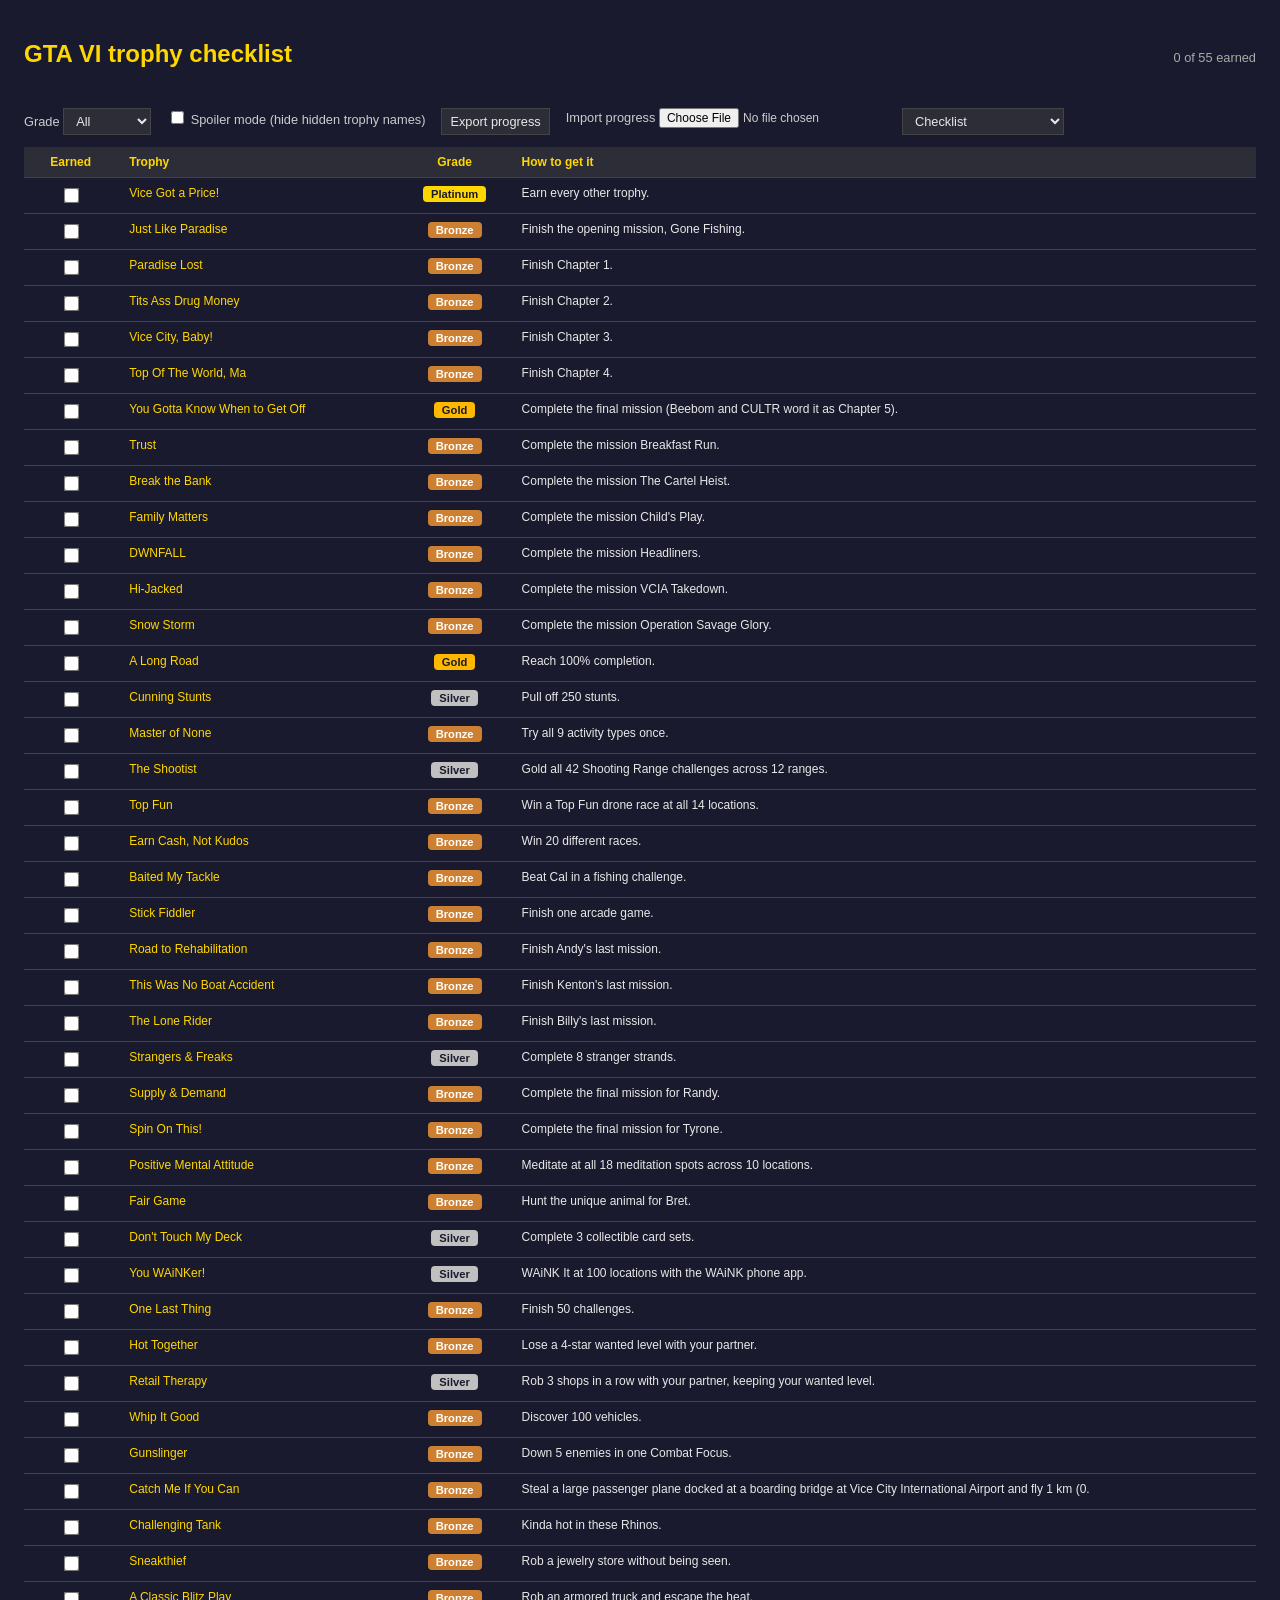
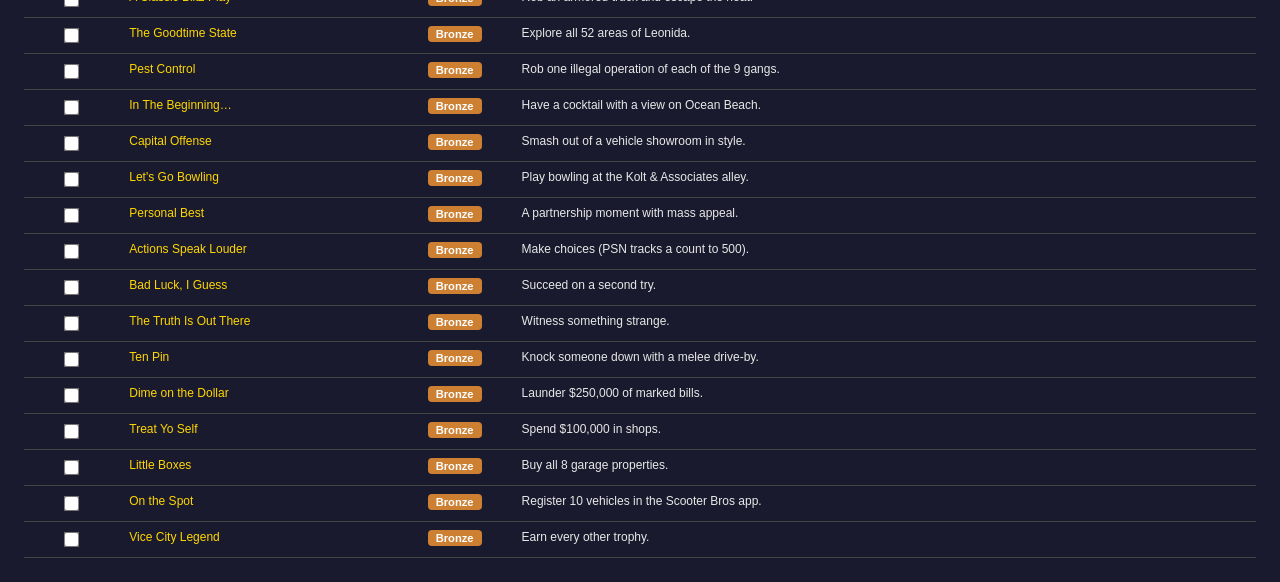
<file: app/index.html>
<!doctype html>
<html lang="en">
<head>
<meta charset="utf-8">
<meta name="viewport" content="width=device-width, initial-scale=1">
<title>GTA VI Trophy Guide & Tracker</title>
<link rel="stylesheet" href="style.css">
</head>
<body>
<header>
  <h1>GTA VI trophy checklist</h1>
  <p id="progress">0 of 55 earned</p>
</header>

<div class="controls">
  <label>Grade <select id="grade"><option value="all">All</option><option value="platinum">Platinum</option><option value="gold">Gold</option><option value="silver">Silver</option><option value="bronze">Bronze</option></select></label>
  <label>
    <input type="checkbox" id="spoiler"> Spoiler mode (hide hidden trophy names)
  </label>
  <button id="export" type="button">Export progress</button>
  <label class="import">Import progress <input id="import" type="file" accept="application/json"></label>
  <select id="view"><option value="checklist">Checklist</option><option value="roadmap">Roadmap to Platinum</option><option value="missable">Missable & Hidden</option></select>
</div>

<table>
  <thead><tr><th>Earned</th><th>Trophy</th><th>Grade</th><th>How to get it</th></tr></thead>
  <tbody id="rows"></tbody>
</table>

<dialog id="modal">
  <form><h2 id="modal-title">Trophy details</h2>
  <div class="details"><strong>Grade:</strong> <span id="modal-grade"></span></div>
  <div class="details"><strong>Description:</strong> <span id="modal-desc"></span></div>
  <div class="details"><strong>Guide:</strong> <span id="modal-guide"></span></div>
  <div class="details"><strong>Source:</strong> <span id="modal-source"></span></div>
  <div class="source-matrix" id="source-matrix"></div>
  </form><button id="close-modal">Close</button></dialog>

<script type="module" src="app.js"></script>
</body>
</html>
</file>
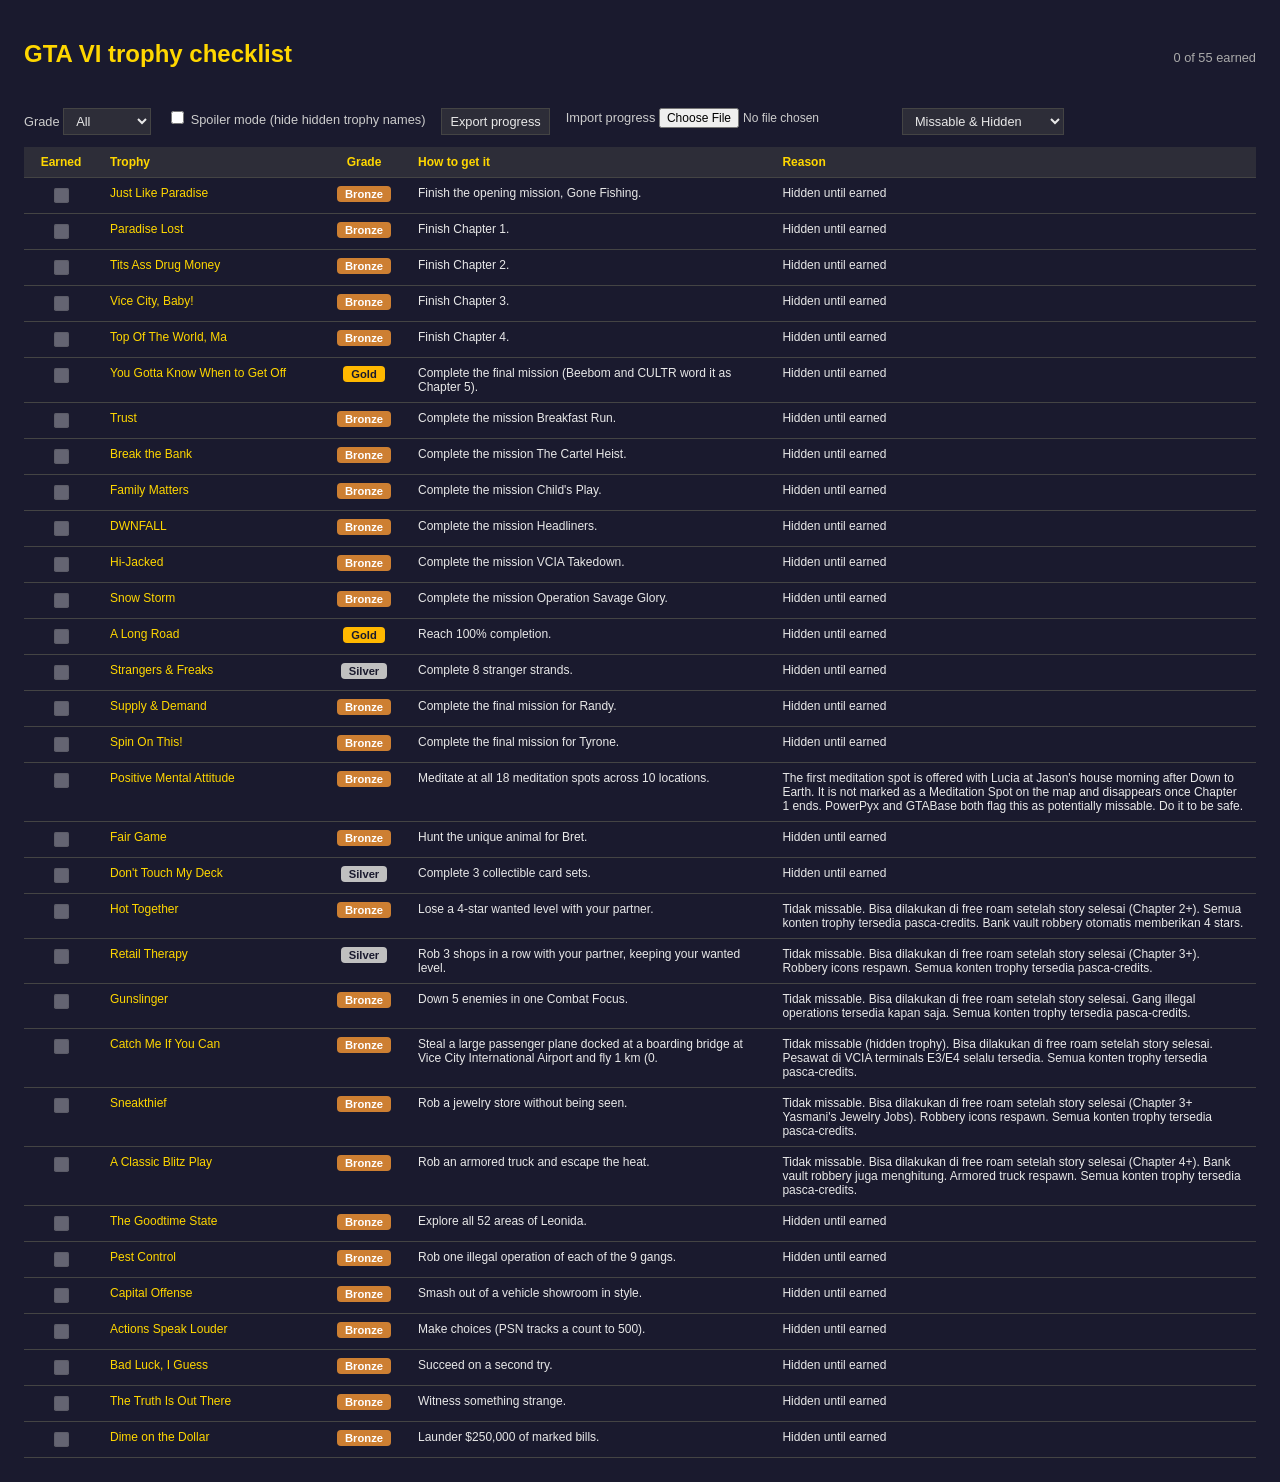
<file: app/index-missable.html>
<!doctype html>
<html lang="en">
<head>
<meta charset="utf-8">
<meta name="viewport" content="width=device-width, initial-scale=1">
<title>GTA VI Trophy Guide & Tracker - Missable</title>
<link rel="stylesheet" href="style.css">
</head>
<body>
<header>
  <h1>GTA VI trophy checklist</h1>
  <p id="progress">0 of 55 earned</p>
</header>

<div class="controls">
  <label>Grade <select id="grade"><option value="all">All</option><option value="platinum">Platinum</option><option value="gold">Gold</option><option value="silver">Silver</option><option value="bronze">Bronze</option></select></label>
  <label>
    <input type="checkbox" id="spoiler"> Spoiler mode (hide hidden trophy names)
  </label>
  <button id="export" type="button">Export progress</button>
  <label class="import">Import progress <input id="import" type="file" accept="application/json"></label>
  <select id="view"><option value="checklist">Checklist</option><option value="roadmap">Roadmap to Platinum</option><option value="missable" selected>Missable & Hidden</option></select>
</div>

<table>
  <thead><tr><th class="earned">Earned</th><th class="trophy">Trophy</th><th class="grade">Grade</th><th class="guide">How to get it</th><th class="reason">Reason</th></tr></thead>
  <tbody id="rows"></tbody>
</table>

<dialog id="modal">
  <form><h2 id="modal-title">Trophy details</h2>
  <div class="details"><strong>Grade:</strong> <span id="modal-grade"></span></div>
  <div class="details"><strong>Description:</strong> <span id="modal-desc"></span></div>
  <div class="details"><strong>Guide:</strong> <span id="modal-guide"></span></div>
  <div class="details"><strong>Source:</strong> <span id="modal-source"></span></div>
  <div class="source-matrix" id="source-matrix"></div>
  </form><button id="close-modal">Close</button></dialog>

<script type="module" src="app.js"></script>
</body>
</html>
</file>
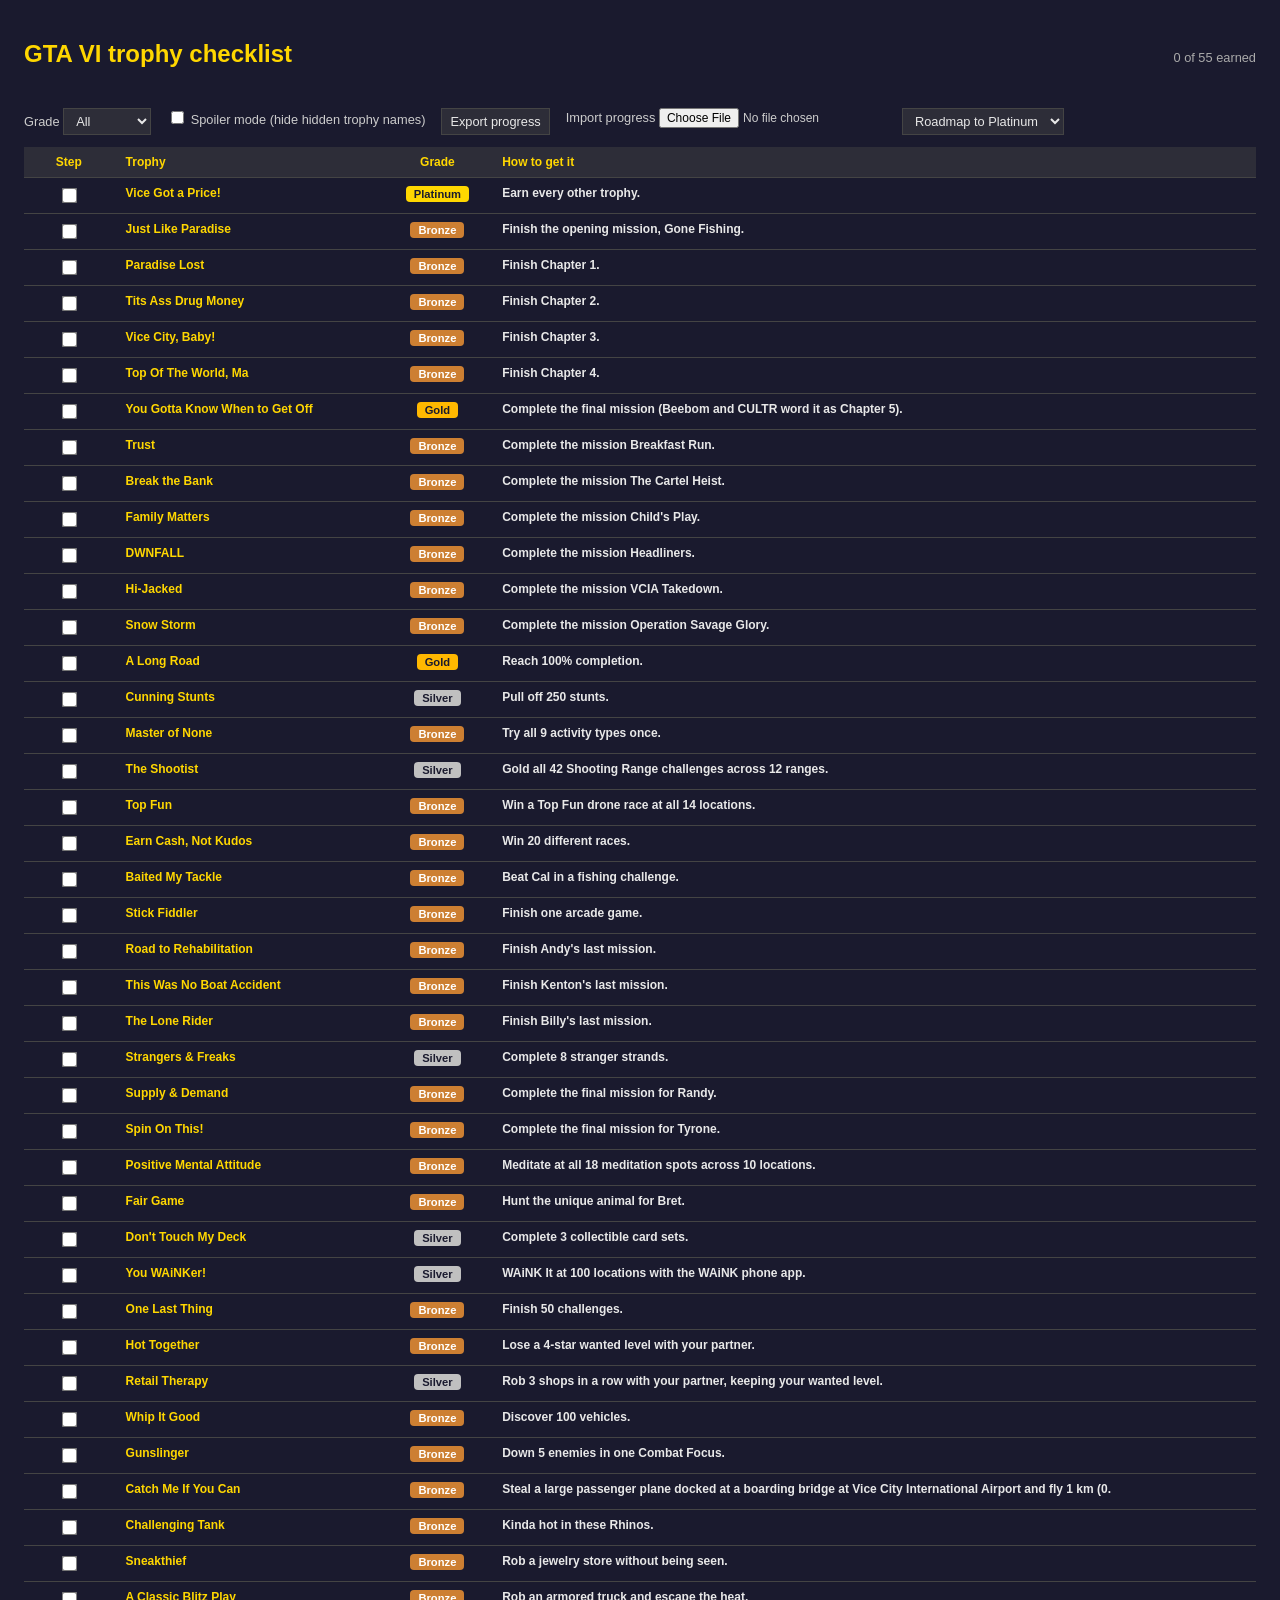
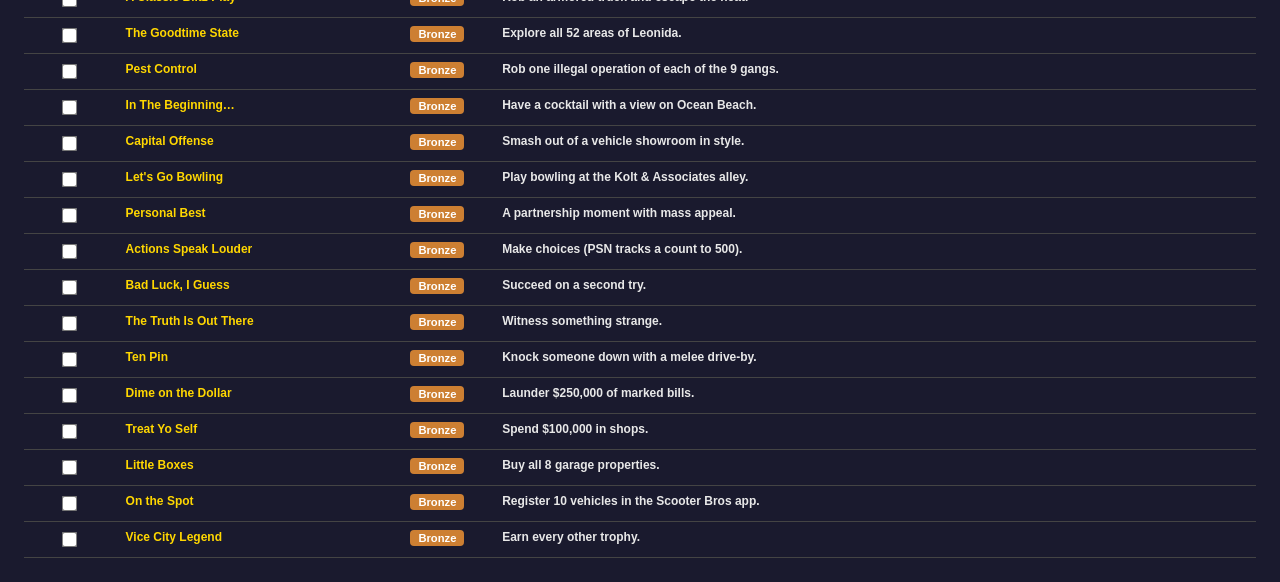
<file: app/index-roadmap.html>
<!doctype html>
<html lang="en">
<head>
<meta charset="utf-8">
<meta name="viewport" content="width=device-width, initial-scale=1">
<title>GTA VI Trophy Guide & Tracker - Roadmap</title>
<link rel="stylesheet" href="style.css">
</head>
<body>
<header>
  <h1>GTA VI trophy checklist</h1>
  <p id="progress">0 of 55 earned</p>
</header>

<div class="controls">
  <label>Grade <select id="grade"><option value="all">All</option><option value="platinum">Platinum</option><option value="gold">Gold</option><option value="silver">Silver</option><option value="bronze">Bronze</option></select></label>
  <label>
    <input type="checkbox" id="spoiler"> Spoiler mode (hide hidden trophy names)
  </label>
  <button id="export" type="button">Export progress</button>
  <label class="import">Import progress <input id="import" type="file" accept="application/json"></label>
  <select id="view"><option value="checklist">Checklist</option><option value="roadmap" selected>Roadmap to Platinum</option><option value="missable">Missable & Hidden</option></select>
</div>

<table>
  <thead><tr><th class="earned">Step</th><th class="trophy">Trophy</th><th class="grade">Grade</th><th class="guide">How to get it</th></tr></thead>
  <tbody id="rows"></tbody>
</table>

<dialog id="modal">
  <form><h2 id="modal-title">Trophy details</h2>
  <div class="details"><strong>Grade:</strong> <span id="modal-grade"></span></div>
  <div class="details"><strong>Description:</strong> <span id="modal-desc"></span></div>
  <div class="details"><strong>Guide:</strong> <span id="modal-guide"></span></div>
  <div class="details"><strong>Source:</strong> <span id="modal-source"></span></div>
  <div class="source-matrix" id="source-matrix"></div>
  </form><button id="close-modal">Close</button></dialog>

<script type="module" src="app.js"></script>
</body>
</html>
</file>
<file: app/style.css>
body { font-family: Arial, sans-serif; margin: 24px; color: #e8e8e8; background: #1a1a2e; }
header { display: flex; justify-content: space-between; align-items: baseline; margin-bottom: 24px; }
h1 { font-size: 1.5rem; color: #ffd700; }
#progress { font-size: 0.8rem; color: #aaa; }
.controls { display: flex; gap: 16px; margin: 12px 0; align-items: flex-baseline; flex-wrap: wrap; }
.controls label { font-size: 0.8rem; color: #ccc; }
.controls select, .controls button { font-size: 0.8rem; padding: 4px 8px; background: #2d2d38; color: #e8e8e8; border: 1px solid #444; }
.controls select:focus, .controls button:focus { outline: 2px solid #ffd700; }
.import input { font-size: 12px; }

/* Table */
table { width: 100%; border-collapse: collapse; }
th, td { border-bottom: 1px solid #444; padding: 8px 12px; text-align: left; vertical-align: top; white-space: pre-line; font-size: 0.75rem; color: #e8e8e8; }
th { background: #2d2d38; color: #ffd700; text-align: left; }

/* COLUMN WIDTHS - prevent overlap */
th.trophy, td.trophy { min-width: 200px; }
th.grade, td.grade { min-width: 60px; text-align: center; }
th.earned, td.earned { min-width: 50px; text-align: center; }
th.guide, td.guide { min-width: 300px; }
th.reason, td.reason { min-width: 300px; }

/* Trophy names */
.trophy-name { display: block; color: #ffd700; }
.trophy-name:hover { text-decoration: underline; }

/* Spoiler note */
.spoiler-note { font-size: 0.65rem; color: #888; margin-left: 4px; }

/* Grade badges */
.grade-badge { display: inline-block; padding: 2px 8px; border-radius: 4px; font-size: 0.7rem; font-weight: bold; text-transform: capitalize; }
.grade-platinum { background: #ffd700; color: #1a1a2e; }
.grade-gold { background: #ffb800; color: #1a1a2e; }
.grade-silver { background: #c0c0c0; color: #1a1a2e; }
.grade-bronze { background: #cd7f32; color: #fff; }

/* View-specific */
#rows tr { cursor: pointer; }
#rows tr:hover { background: #2a2a3a; }
#rows tr.earned { background: #1a3a2a; }
#rows tr.earned .trophy-name { color: #4ade80; }

/* Roadmap specific */
#rows tr.roadmap-step { font-weight: bold; }
#rows tr.roadmap-step .trophy-name { color: #ffd700; }
#rows tr.roadmap-step.earned .trophy-name { color: #4ade80; }

/* Modal */
dialog { border: none; border-radius: 8px; padding: 24px; background: #2d2d38; color: #e8e8e8; margin: 24px; max-width: 600px; }
dialog::backdrop { background: rgba(0, 0, 0, 0.8); }
dialog h2 { margin-top: 0; font-size: 1.2rem; color: #ffd700; }
.details { margin: 12px 0; font-size: 0.85rem; line-height: 1.5; }
.details strong { color: #ffd700; }
details + details { margin-top: 8px; }
dialog button { margin-top: 16px; padding: 8px 16px; background: #ffd700; color: #1a1a2e; border: none; border-radius: 4px; font-weight: bold; cursor: pointer; }
dialog button:hover { background: #e6c200; }

/* Source matrix */
.source-matrix a { color: #bd93f9; font-size: 0.7rem; text-decoration: none; margin-right: 4px; }
.source-matrix a:hover { text-decoration: underline; }

/* Earned checkbox styling */
#rows input[type="checkbox"] { transform: scale(1.2); accent-color: #ffd700; }
#rows input[type="checkbox"]:disabled { opacity: 0.5; cursor: not-allowed; }
</file>
